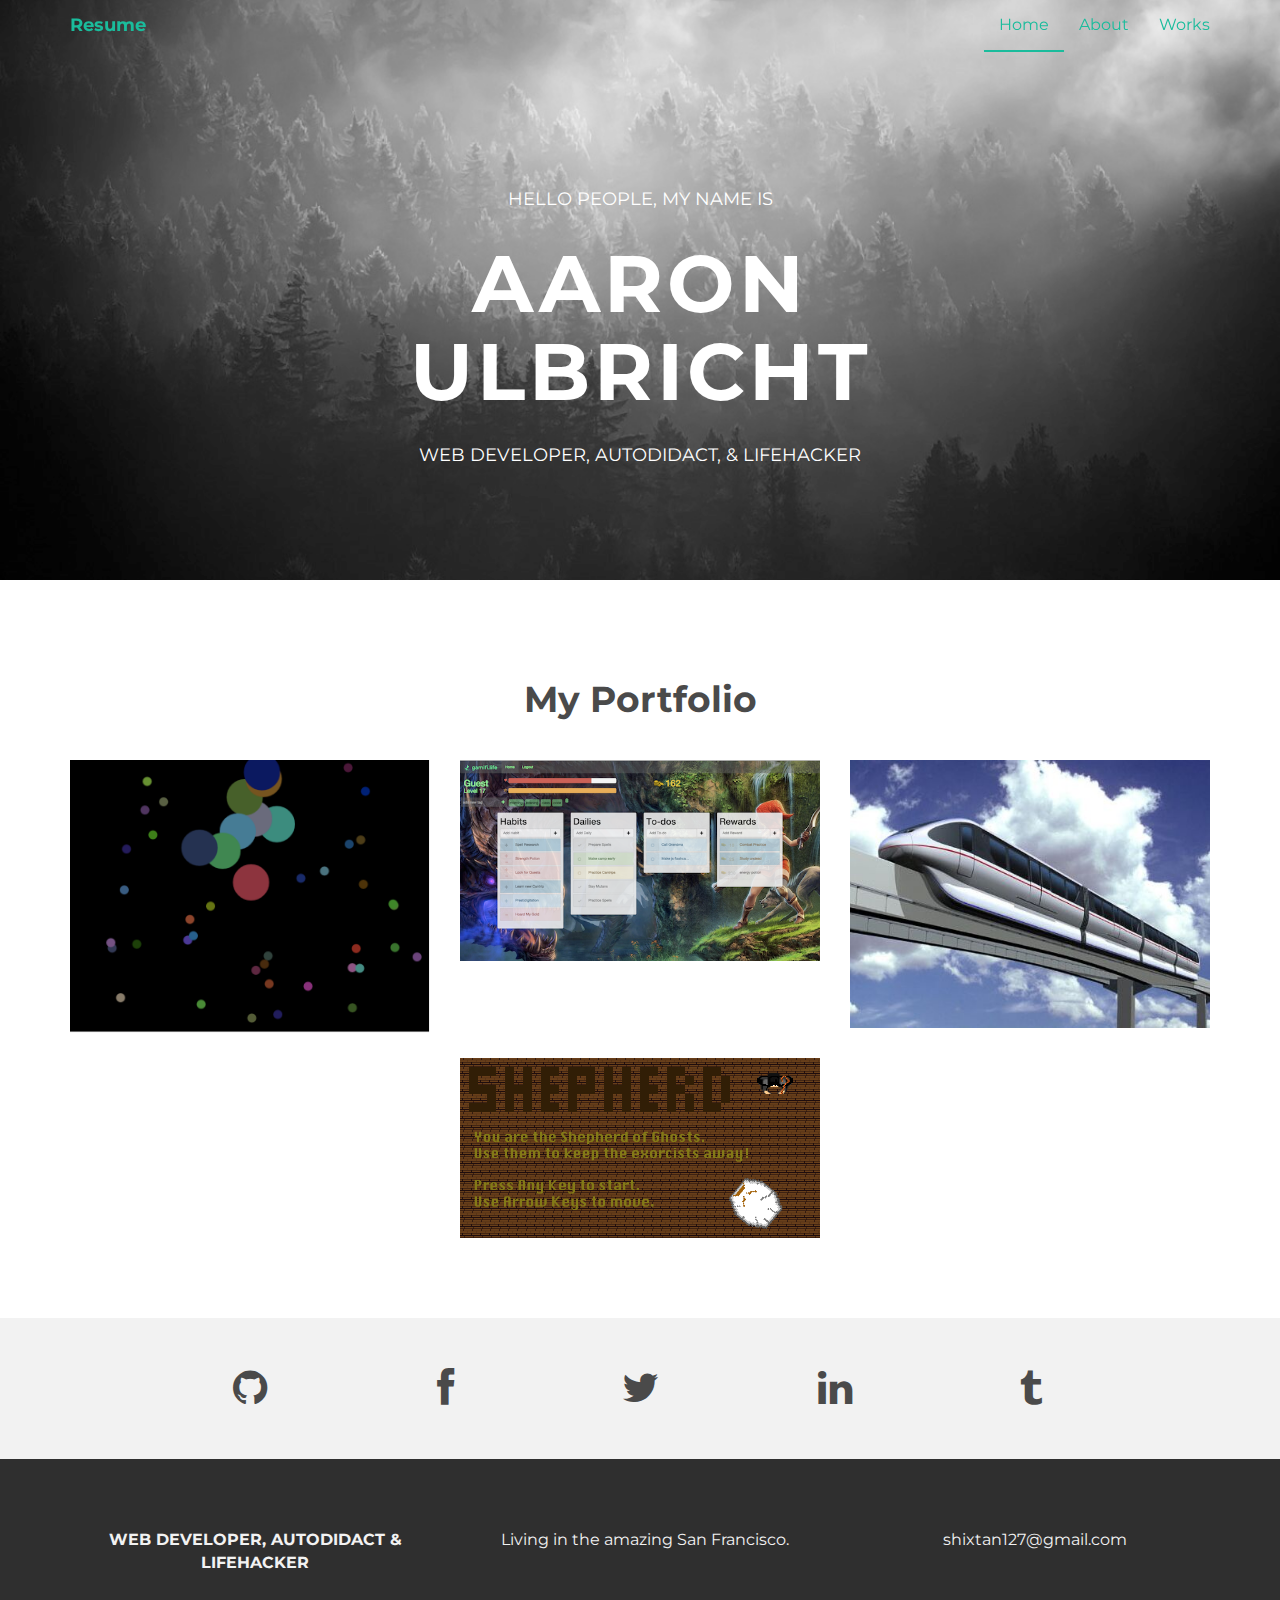
<file: index.html>
<!DOCTYPE html>
<html lang="en">
  <head>
    <meta charset="utf-8">
    <meta http-equiv="X-UA-Compatible" content="IE=edge">
    <meta name="viewport" content="width=device-width, initial-scale=1">
    <meta name="description" content="Aaron Ulbricht">
    <meta name="author" content="Aaron Ulbricht">
    <link rel="shortcut icon" href="assets/ico/favicon.ico">

    <title>Aaron Ulbricht</title>

    <!-- Bootstrap core CSS -->
    <link href="assets/css/bootstrap.css" rel="stylesheet">

    <!-- Custom styles for this template -->
    <link href="assets/css/style.css" rel="stylesheet">
    <link href="assets/css/font-awesome.min.css" rel="stylesheet">

    <!-- Just for debugging purposes. Don't actually copy this line! -->
    <!--[if lt IE 9]><script src="../../assets/js/ie8-responsive-file-warning.js"></script><![endif]-->

    <!-- HTML5 shim and Respond.js IE8 support of HTML5 elements and media queries -->
    <!--[if lt IE 9]>
      <script src="https://oss.maxcdn.com/libs/html5shiv/3.7.0/html5shiv.js"></script>
      <script src="https://oss.maxcdn.com/libs/respond.js/1.4.2/respond.min.js"></script>
    <![endif]-->
  </head>

  <body>

    <!-- Static navbar -->
    <div class="navbar navbar-default navbar-fixed-top" role="navigation">
      <div class="container">
        <div class="navbar-header">
          <button type="button" class="navbar-toggle" data-toggle="collapse" data-target=".navbar-collapse">
            <span class="sr-only">Toggle navigation</span>
            <span class="icon-bar"></span>
            <span class="icon-bar"></span>
            <span class="icon-bar"></span>
          </button>
          <a class="navbar-brand" href="https://docs.google.com/document/d/1STPOfyBEN90sT4kCZBlrA50Cy0xWYOHq98svt4nceK0/edit?usp=sharing">Resume</a>
        </div>
        <div class="navbar-collapse collapse">
          <ul class="nav navbar-nav navbar-right">
            <li class="active"><a href="index.html">Home</a></li>
            <li><a href="about.html">About</a></li>
            <li><a href="#works">Works</a></li>
          </ul>
        </div><!--/.nav-collapse -->
      </div>
    </div>


	<div id="headerwrap">
	    <div class="container">
			<div class="row">
				<div class="col-lg-6 col-lg-offset-3">
					<h4>HELLO PEOPLE, MY NAME IS</h4>
					<h1>AARON ULBRICHT</h1>
					<h4>WEB DEVELOPER, AUTODIDACT, & LIFEHACKER</h4>
				</div>
			</div><! --/row -->
	    </div> <!-- /container -->
	</div><! --/headerwrap -->

	<section id="works"></section>
	<div class="container">
		<div class="row centered mt mb">
			<h1>My Portfolio</h1>

			<div class="col-lg-4 col-md-4 col-sm-4 gallery">
				<a href="boom.html"><img src="assets/img/portfolio/folio01.png" class="img-responsive"></a>
			</div>
			<div class="col-lg-4 col-md-4 col-sm-4 gallery">
				<a href="gamifi.html"><img src="assets/img/portfolio/folio02.png" class="img-responsive"></a>
			</div>
			<div class="col-lg-4 col-md-4 col-sm-4 gallery">
				<a href="rails.html"><img src="assets/img/portfolio/folio3.jpg" class="img-responsive"></a>
			</div>
      <div class="col-lg-4 col-md-4 col-sm-4 gallery">
				<a href="shepherd.html"><img src="assets/img/portfolio/folio4.png" class="img-responsive"></a>
			</div>
		</div><! --/row -->
	</div><! --/container -->

	<div id="social">
		<div class="container">
			<div class="row centered">
        <div class="col-lg-1">

        </div>
				<div class="col-lg-2">
					<a href="https://github.com/ShIxtan"><i class="fa fa-github"></i></a>
				</div>
				<div class="col-lg-2">
					<a href="https://www.facebook.com/aaron.ulbricht.5"><i class="fa fa-facebook"></i></a>
				</div>
				<div class="col-lg-2">
					<a href="https://twitter.com/AaronUlbricht"><i class="fa fa-twitter"></i></a>
				</div>
				<div class="col-lg-2">
					<a href="https://www.linkedin.com/in/aaronestel"><i class="fa fa-linkedin"></i></a>
				</div>
				<div class="col-lg-2">
					<a href="https://www.tumblr.com/blog/aaronataa"><i class="fa fa-tumblr"></i></a>
				</div>

			</div><! --/row -->
		</div><! --/container -->
	</div><! --/social -->

	<div id="footerwrap">
		<div class="container">
			<div class="row centered">
				<div class="col-lg-4">
					<p><b>WEB DEVELOPER, AUTODIDACT & LIFEHACKER</b></p>
				</div>

				<div class="col-lg-4">
					<p>Living in the amazing San Francisco.</p>
				</div>
				<div class="col-lg-4">
					<p>shixtan127@gmail.com</p>
				</div>
			</div>
		</div>
	</div><! --/footerwrap -->



    <!-- Bootstrap core JavaScript
    ================================================== -->
    <!-- Placed at the end of the document so the pages load faster -->
    <script src="https://ajax.googleapis.com/ajax/libs/jquery/1.11.0/jquery.min.js"></script>
    <script src="assets/js/bootstrap.min.js"></script>
  </body>
</html>
</file>
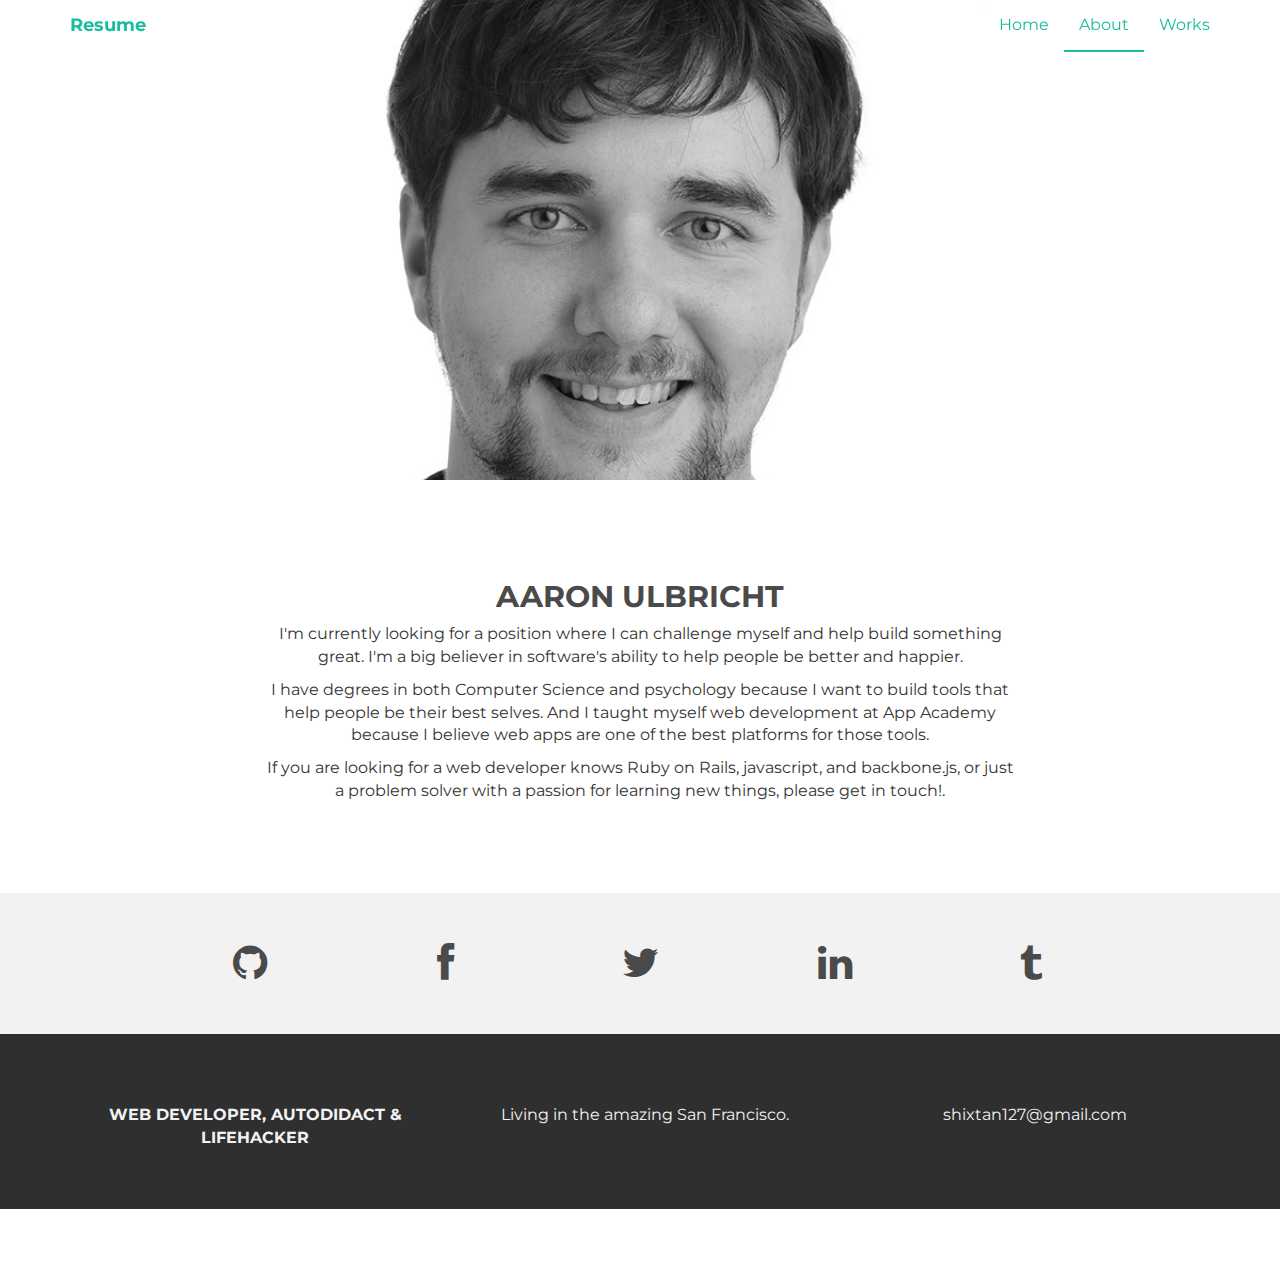
<file: about.html>
<!DOCTYPE html>
<html lang="en">
  <head>
    <meta charset="utf-8">
    <meta http-equiv="X-UA-Compatible" content="IE=edge">
    <meta name="viewport" content="width=device-width, initial-scale=1">
    <meta name="description" content="Aaron Ulbricht">
    <meta name="author" content="Aaron Ulbricht">
    <link rel="shortcut icon" href="assets/ico/favicon.ico">

    <title>Aaron Ulbricht - About</title>

    <!-- Bootstrap core CSS -->
    <link href="assets/css/bootstrap.css" rel="stylesheet">

    <!-- Custom styles for this template -->
    <link href="assets/css/style.css" rel="stylesheet">
    <link href="assets/css/font-awesome.min.css" rel="stylesheet">

    <!-- Just for debugging purposes. Don't actually copy this line! -->
    <!--[if lt IE 9]><script src="../../assets/js/ie8-responsive-file-warning.js"></script><![endif]-->

    <!-- HTML5 shim and Respond.js IE8 support of HTML5 elements and media queries -->
    <!--[if lt IE 9]>
      <script src="https://oss.maxcdn.com/libs/html5shiv/3.7.0/html5shiv.js"></script>
      <script src="https://oss.maxcdn.com/libs/respond.js/1.4.2/respond.min.js"></script>
    <![endif]-->
  </head>

  <body>

    <!-- Static navbar -->
    <div class="navbar navbar-default navbar-fixed-top" role="navigation">
      <div class="container">
        <div class="navbar-header">
          <button type="button" class="navbar-toggle" data-toggle="collapse" data-target=".navbar-collapse">
            <span class="sr-only">Toggle navigation</span>
            <span class="icon-bar"></span>
            <span class="icon-bar"></span>
            <span class="icon-bar"></span>
          </button>
          <a class="navbar-brand" href="https://docs.google.com/document/d/1STPOfyBEN90sT4kCZBlrA50Cy0xWYOHq98svt4nceK0/edit?usp=sharing">Resume</a>
        </div>
        <div class="navbar-collapse collapse">
          <ul class="nav navbar-nav navbar-right">
            <li><a href="index.html">Home</a></li>
            <li class="active"><a href="about.html">About</a></li>
            <li><a href="index.html#works">Works</a></li>
          </ul>
        </div><!--/.nav-collapse -->
      </div>
    </div>


	<div id="aboutwrap">
	    <div class="container">
			<div class="row">
				<div class="col-lg-6 col-lg-offset-3">
				</div>
			</div><! --/row -->
	    </div> <!-- /container -->
	</div><! --/aboutwrap -->

	<div class="container">
		<div class="row centered mt mb">
			<div class="col-lg-8 col-lg-offset-2">
				<h2>AARON ULBRICHT</h2>
				<p>I'm currently looking for a position where I can challenge myself and help build something great. I'm a big believer in software's ability to help people be better and happier. </p>
				<p>I have degrees in both Computer Science and psychology because I want to build tools that help people be their best selves. And I taught myself web development at App Academy because I believe web apps are one of the best platforms for those tools.</p>
				<p>If you are looking for a web developer knows Ruby on Rails, javascript, and backbone.js, or just a problem solver with a passion for learning new things, please get in touch!.</p>
			</div>

		</div><! --/row -->
	</div><! --/container -->

  <div id="social">
    <div class="container">
      <div class="row centered">
        <div class="col-lg-1">

        </div>
        <div class="col-lg-2">
          <a href="https://github.com/ShIxtan"><i class="fa fa-github"></i></a>
        </div>
        <div class="col-lg-2">
          <a href="https://www.facebook.com/aaron.ulbricht.5"><i class="fa fa-facebook"></i></a>
        </div>
        <div class="col-lg-2">
          <a href="https://twitter.com/AaronUlbricht"><i class="fa fa-twitter"></i></a>
        </div>
        <div class="col-lg-2">
          <a href="https://www.linkedin.com/in/aaronestel"><i class="fa fa-linkedin"></i></a>
        </div>
        <div class="col-lg-2">
          <a href="https://www.tumblr.com/blog/aaronataa"><i class="fa fa-tumblr"></i></a>
        </div>

      </div><! --/row -->
    </div><! --/container -->
  </div><! --/social -->

  <div id="footerwrap">
    <div class="container">
      <div class="row centered">
        <div class="col-lg-4">
          <p><b>WEB DEVELOPER, AUTODIDACT & LIFEHACKER</b></p>
        </div>

        <div class="col-lg-4">
          <p>Living in the amazing San Francisco.</p>
        </div>
        <div class="col-lg-4">
          <p>shixtan127@gmail.com</p>
        </div>
      </div>
    </div>
  </div><! --/footerwrap -->



    <!-- Bootstrap core JavaScript
    ================================================== -->
    <!-- Placed at the end of the document so the pages load faster -->
    <script src="https://ajax.googleapis.com/ajax/libs/jquery/1.11.0/jquery.min.js"></script>
    <script src="assets/js/bootstrap.min.js"></script>
  </body>
</html>
</file>
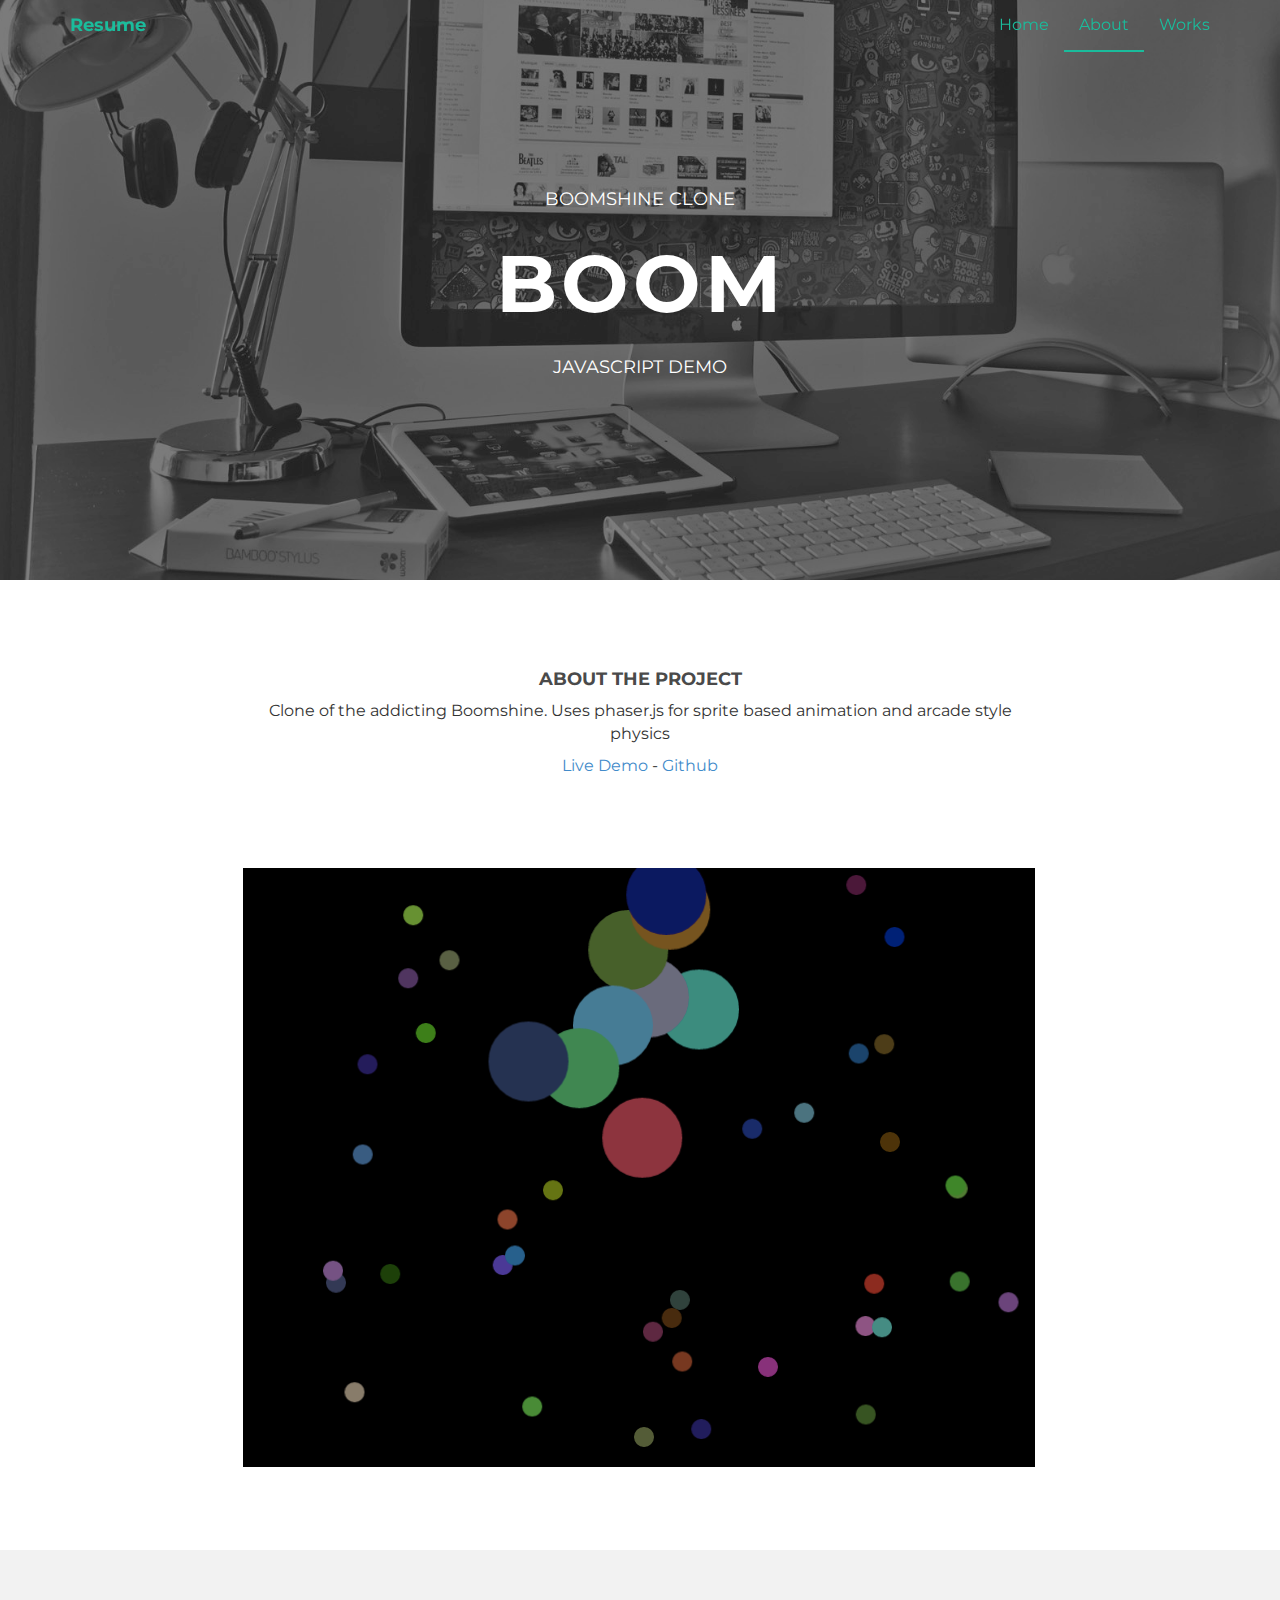
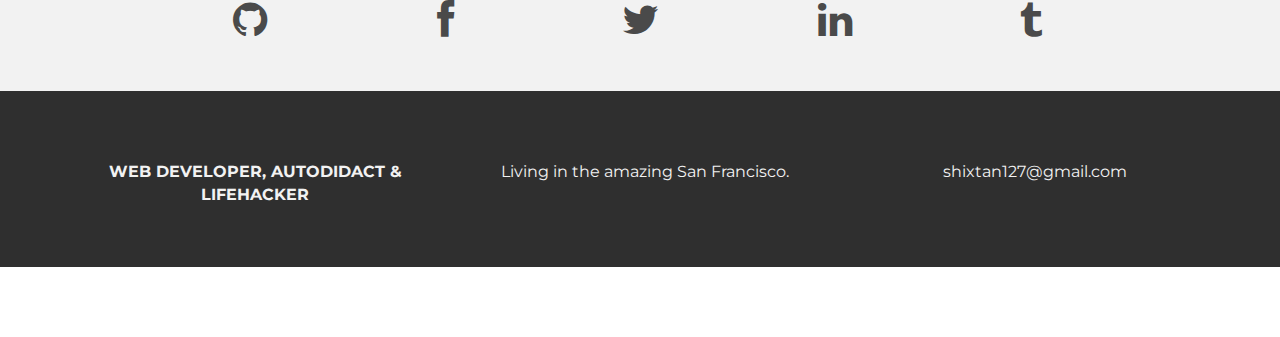
<file: boom.html>
<!DOCTYPE html>
<html lang="en">
  <head>
    <meta charset="utf-8">
    <meta http-equiv="X-UA-Compatible" content="IE=edge">
    <meta name="viewport" content="width=device-width, initial-scale=1">
    <meta name="description" content="Aaron Ulbricht">
    <meta name="author" content="Aaron Ulbricht">
    <link rel="shortcut icon" href="assets/ico/favicon.ico">

    <title>Aaron Ulbricht - Boom</title>

    <!-- Bootstrap core CSS -->
    <link href="assets/css/bootstrap.css" rel="stylesheet">

    <!-- Custom styles for this template -->
    <link href="assets/css/style.css" rel="stylesheet">
    <link href="assets/css/font-awesome.min.css" rel="stylesheet">

    <!-- Just for debugging purposes. Don't actually copy this line! -->
    <!--[if lt IE 9]><script src="../../assets/js/ie8-responsive-file-warning.js"></script><![endif]-->

    <!-- HTML5 shim and Respond.js IE8 support of HTML5 elements and media queries -->
    <!--[if lt IE 9]>
      <script src="https://oss.maxcdn.com/libs/html5shiv/3.7.0/html5shiv.js"></script>
      <script src="https://oss.maxcdn.com/libs/respond.js/1.4.2/respond.min.js"></script>
    <![endif]-->
  </head>

  <body>

    <!-- Static navbar -->
    <div class="navbar navbar-default navbar-fixed-top" role="navigation">
      <div class="container">
        <div class="navbar-header">
          <button type="button" class="navbar-toggle" data-toggle="collapse" data-target=".navbar-collapse">
            <span class="sr-only">Toggle navigation</span>
            <span class="icon-bar"></span>
            <span class="icon-bar"></span>
            <span class="icon-bar"></span>
          </button>
          <a class="navbar-brand" href="https://docs.google.com/document/d/1STPOfyBEN90sT4kCZBlrA50Cy0xWYOHq98svt4nceK0/edit?usp=sharing">Resume</a>
        </div>
        <div class="navbar-collapse collapse">
          <ul class="nav navbar-nav navbar-right">
            <li><a href="index.html">Home</a></li>
            <li class="active"><a href="about.html">About</a></li>
            <li><a href="index.html#works">Works</a></li>
          </ul>
        </div><!--/.nav-collapse -->
      </div>
    </div>


	<div id="workwrap">
	    <div class="container">
			<div class="row">
				<div class="col-lg-6 col-lg-offset-3">
					<h4>BOOMSHINE CLONE</h4>
					<h1>BOOM</h1>
					<h4>JAVASCRIPT DEMO</h4>
				</div>
			</div><! --/row -->
	    </div> <!-- /container -->
	</div><! --/workwrap -->

	<section id="works"></section>
	<div class="container">
		<div class="row centered mt mb">
			<div class="col-lg-8 col-lg-offset-2">
				<h4>ABOUT THE PROJECT</h4>
				<p>Clone of the addicting Boomshine. Uses phaser.js for sprite based animation and arcade style physics</p>
        <p><a href="http://shixtan.github.io/Boom/">Live Demo</a> - <a href="https://github.com/ShIxtan/Boom">Github</a></p>
			</div>
			<div class="col-lg-10 col-lg-offset-1 mt">
				<img class="img-responsive" src="assets/img/boom.png">
			</div>

		</div><! --/row -->
	</div><! --/container -->

  <div id="social">
    <div class="container">
      <div class="row centered">
        <div class="col-lg-1">

        </div>
        <div class="col-lg-2">
          <a href="https://github.com/ShIxtan"><i class="fa fa-github"></i></a>
        </div>
        <div class="col-lg-2">
          <a href="https://www.facebook.com/aaron.ulbricht.5"><i class="fa fa-facebook"></i></a>
        </div>
        <div class="col-lg-2">
          <a href="https://twitter.com/AaronUlbricht"><i class="fa fa-twitter"></i></a>
        </div>
        <div class="col-lg-2">
          <a href="https://www.linkedin.com/in/aaronestel"><i class="fa fa-linkedin"></i></a>
        </div>
        <div class="col-lg-2">
          <a href="https://www.tumblr.com/blog/aaronataa"><i class="fa fa-tumblr"></i></a>
        </div>

      </div><! --/row -->
    </div><! --/container -->
  </div><! --/social -->

  <div id="footerwrap">
    <div class="container">
      <div class="row centered">
        <div class="col-lg-4">
          <p><b>WEB DEVELOPER, AUTODIDACT & LIFEHACKER</b></p>
        </div>

        <div class="col-lg-4">
          <p>Living in the amazing San Francisco.</p>
        </div>
        <div class="col-lg-4">
          <p>shixtan127@gmail.com</p>
        </div>
      </div>
    </div>
  </div><! --/footerwrap -->



    <!-- Bootstrap core JavaScript
    ================================================== -->
    <!-- Placed at the end of the document so the pages load faster -->
    <script src="https://ajax.googleapis.com/ajax/libs/jquery/1.11.0/jquery.min.js"></script>
    <script src="assets/js/bootstrap.min.js"></script>
  </body>
  </html>
</file>
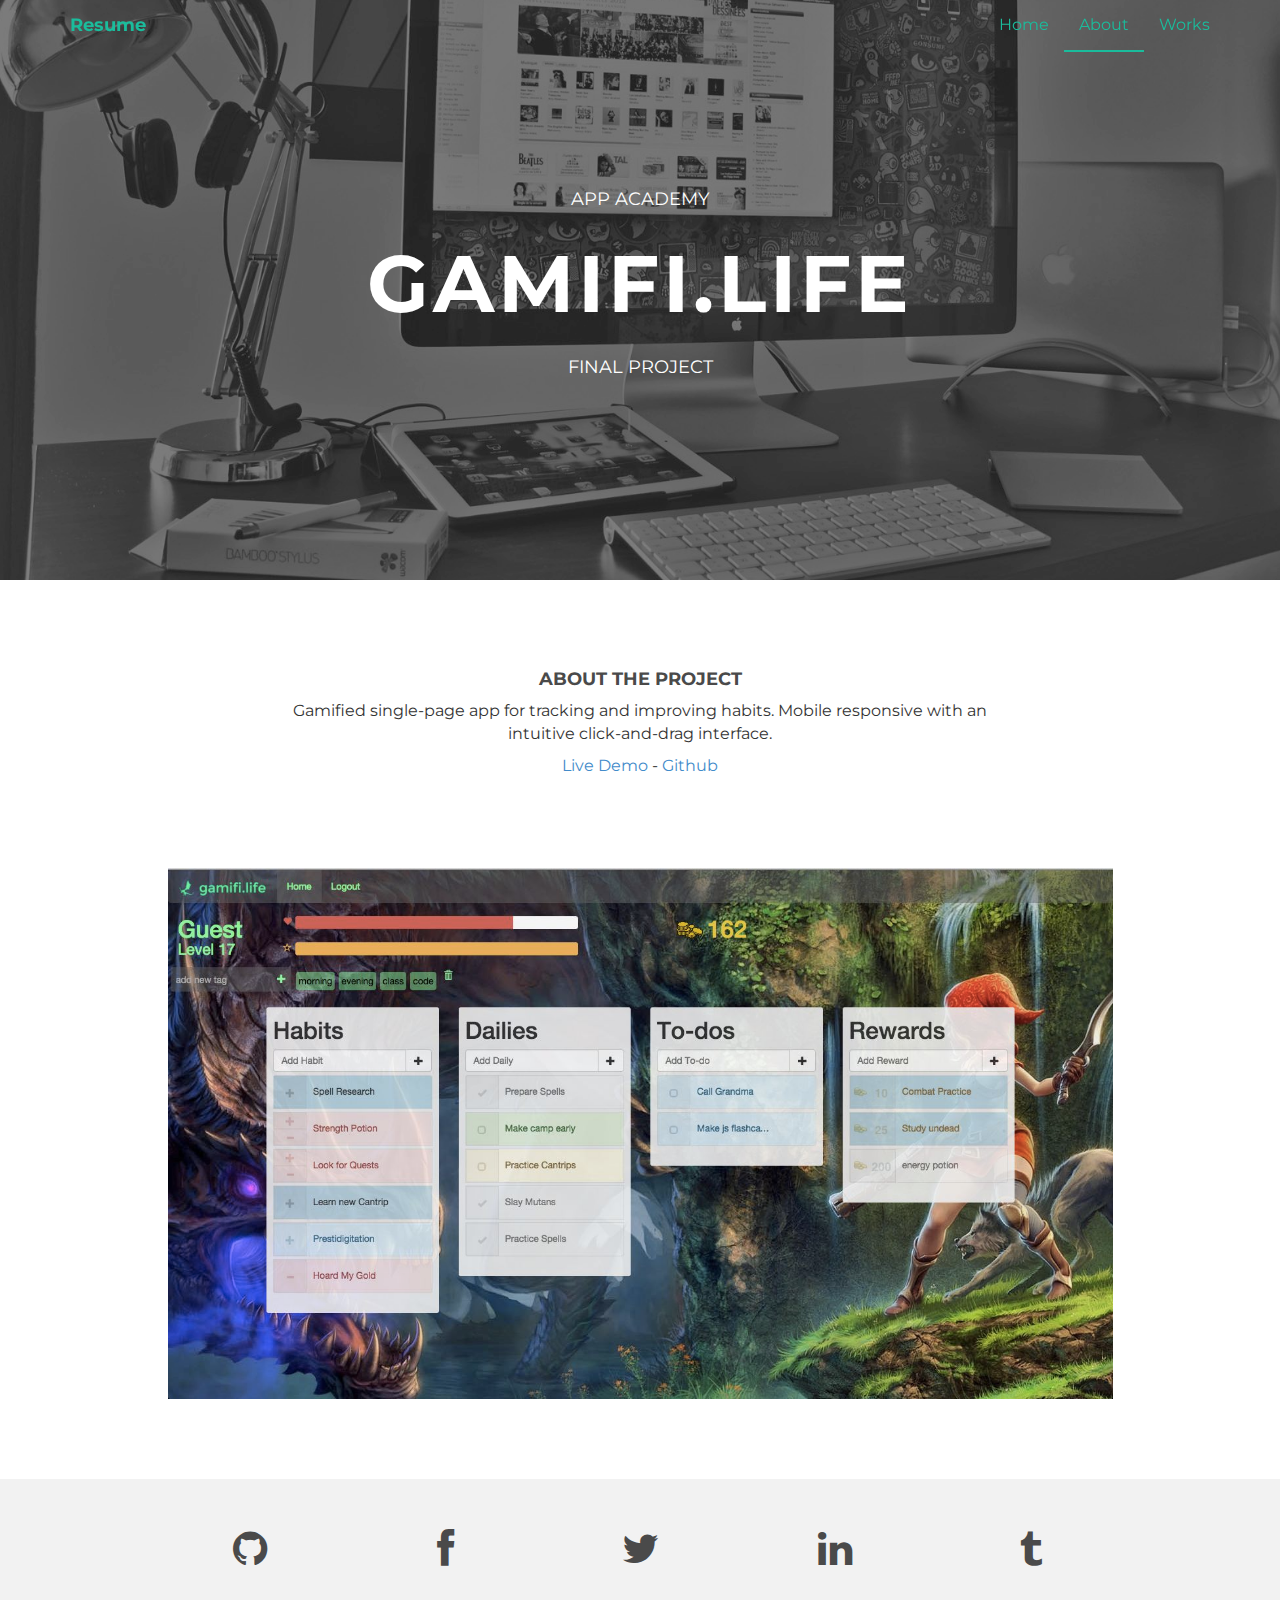
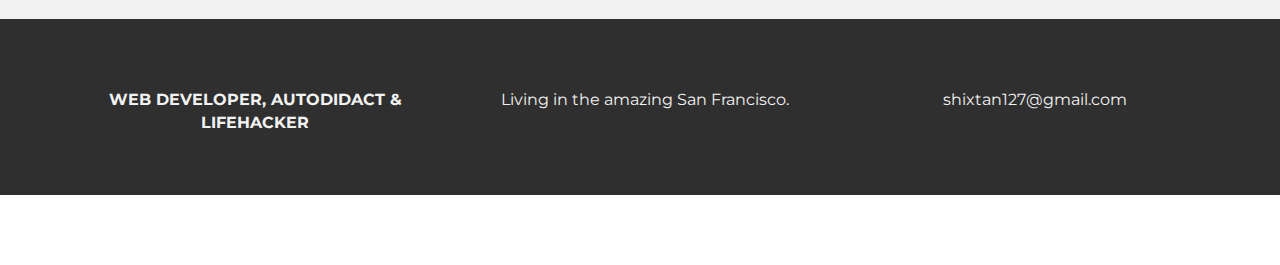
<file: gamifi.html>
<!DOCTYPE html>
<html lang="en">
  <head>
    <meta charset="utf-8">
    <meta http-equiv="X-UA-Compatible" content="IE=edge">
    <meta name="viewport" content="width=device-width, initial-scale=1">
    <meta name="description" content="Aaron Ulbricht">
    <meta name="author" content="Aaron Ulbricht">
    <link rel="shortcut icon" href="assets/ico/favicon.ico">

    <title>Aaron Ulbricht - Gamifi</title>

    <!-- Bootstrap core CSS -->
    <link href="assets/css/bootstrap.css" rel="stylesheet">

    <!-- Custom styles for this template -->
    <link href="assets/css/style.css" rel="stylesheet">
    <link href="assets/css/font-awesome.min.css" rel="stylesheet">

    <!-- Just for debugging purposes. Don't actually copy this line! -->
    <!--[if lt IE 9]><script src="../../assets/js/ie8-responsive-file-warning.js"></script><![endif]-->

    <!-- HTML5 shim and Respond.js IE8 support of HTML5 elements and media queries -->
    <!--[if lt IE 9]>
      <script src="https://oss.maxcdn.com/libs/html5shiv/3.7.0/html5shiv.js"></script>
      <script src="https://oss.maxcdn.com/libs/respond.js/1.4.2/respond.min.js"></script>
    <![endif]-->
  </head>

  <body>

    <!-- Static navbar -->
    <div class="navbar navbar-default navbar-fixed-top" role="navigation">
      <div class="container">
        <div class="navbar-header">
          <button type="button" class="navbar-toggle" data-toggle="collapse" data-target=".navbar-collapse">
            <span class="sr-only">Toggle navigation</span>
            <span class="icon-bar"></span>
            <span class="icon-bar"></span>
            <span class="icon-bar"></span>
          </button>
          <a class="navbar-brand" href="https://docs.google.com/document/d/1STPOfyBEN90sT4kCZBlrA50Cy0xWYOHq98svt4nceK0/edit?usp=sharing">Resume</a>
        </div>
        <div class="navbar-collapse collapse">
          <ul class="nav navbar-nav navbar-right">
            <li><a href="index.html">Home</a></li>
            <li class="active"><a href="about.html">About</a></li>
            <li><a href="index.html#works">Works</a></li>
          </ul>
        </div><!--/.nav-collapse -->
      </div>
    </div>


	<div id="workwrap">
	    <div class="container">
			<div class="row">
				<div class="col-lg-6 col-lg-offset-3">
					<h4>APP ACADEMY</h4>
					<h1>GAMIFI.LIFE</h1>
					<h4>FINAL PROJECT</h4>
				</div>
			</div><! --/row -->
	    </div> <!-- /container -->
	</div><! --/workwrap -->

	<section id="works"></section>
	<div class="container">
		<div class="row centered mt mb">
			<div class="col-lg-8 col-lg-offset-2">
				<h4>ABOUT THE PROJECT</h4>
				<p>Gamified single-page app for tracking and improving habits. Mobile responsive with an intuitive click-and-drag interface.</p>
        <p><a href="http://www.gamifi.life/">Live Demo</a> - <a href="https://github.com/ShIxtan/Gamify">Github</a></p>
			</div>
			<div class="col-lg-10 col-lg-offset-1 mt">
				<img class="img-responsive" src="assets/img/pr01.jpg">
			</div>

		</div><! --/row -->
	</div><! --/container -->

  <div id="social">
    <div class="container">
      <div class="row centered">
        <div class="col-lg-1">

        </div>
        <div class="col-lg-2">
          <a href="https://github.com/ShIxtan"><i class="fa fa-github"></i></a>
        </div>
        <div class="col-lg-2">
          <a href="https://www.facebook.com/aaron.ulbricht.5"><i class="fa fa-facebook"></i></a>
        </div>
        <div class="col-lg-2">
          <a href="https://twitter.com/AaronUlbricht"><i class="fa fa-twitter"></i></a>
        </div>
        <div class="col-lg-2">
          <a href="https://www.linkedin.com/in/aaronestel"><i class="fa fa-linkedin"></i></a>
        </div>
        <div class="col-lg-2">
          <a href="https://www.tumblr.com/blog/aaronataa"><i class="fa fa-tumblr"></i></a>
        </div>

      </div><! --/row -->
    </div><! --/container -->
  </div><! --/social -->

  <div id="footerwrap">
    <div class="container">
      <div class="row centered">
        <div class="col-lg-4">
          <p><b>WEB DEVELOPER, AUTODIDACT & LIFEHACKER</b></p>
        </div>

        <div class="col-lg-4">
          <p>Living in the amazing San Francisco.</p>
        </div>
        <div class="col-lg-4">
          <p>shixtan127@gmail.com</p>
        </div>
      </div>
    </div>
  </div><! --/footerwrap -->



    <!-- Bootstrap core JavaScript
    ================================================== -->
    <!-- Placed at the end of the document so the pages load faster -->
    <script src="https://ajax.googleapis.com/ajax/libs/jquery/1.11.0/jquery.min.js"></script>
    <script src="assets/js/bootstrap.min.js"></script>
  </body>
  </html>
</file>
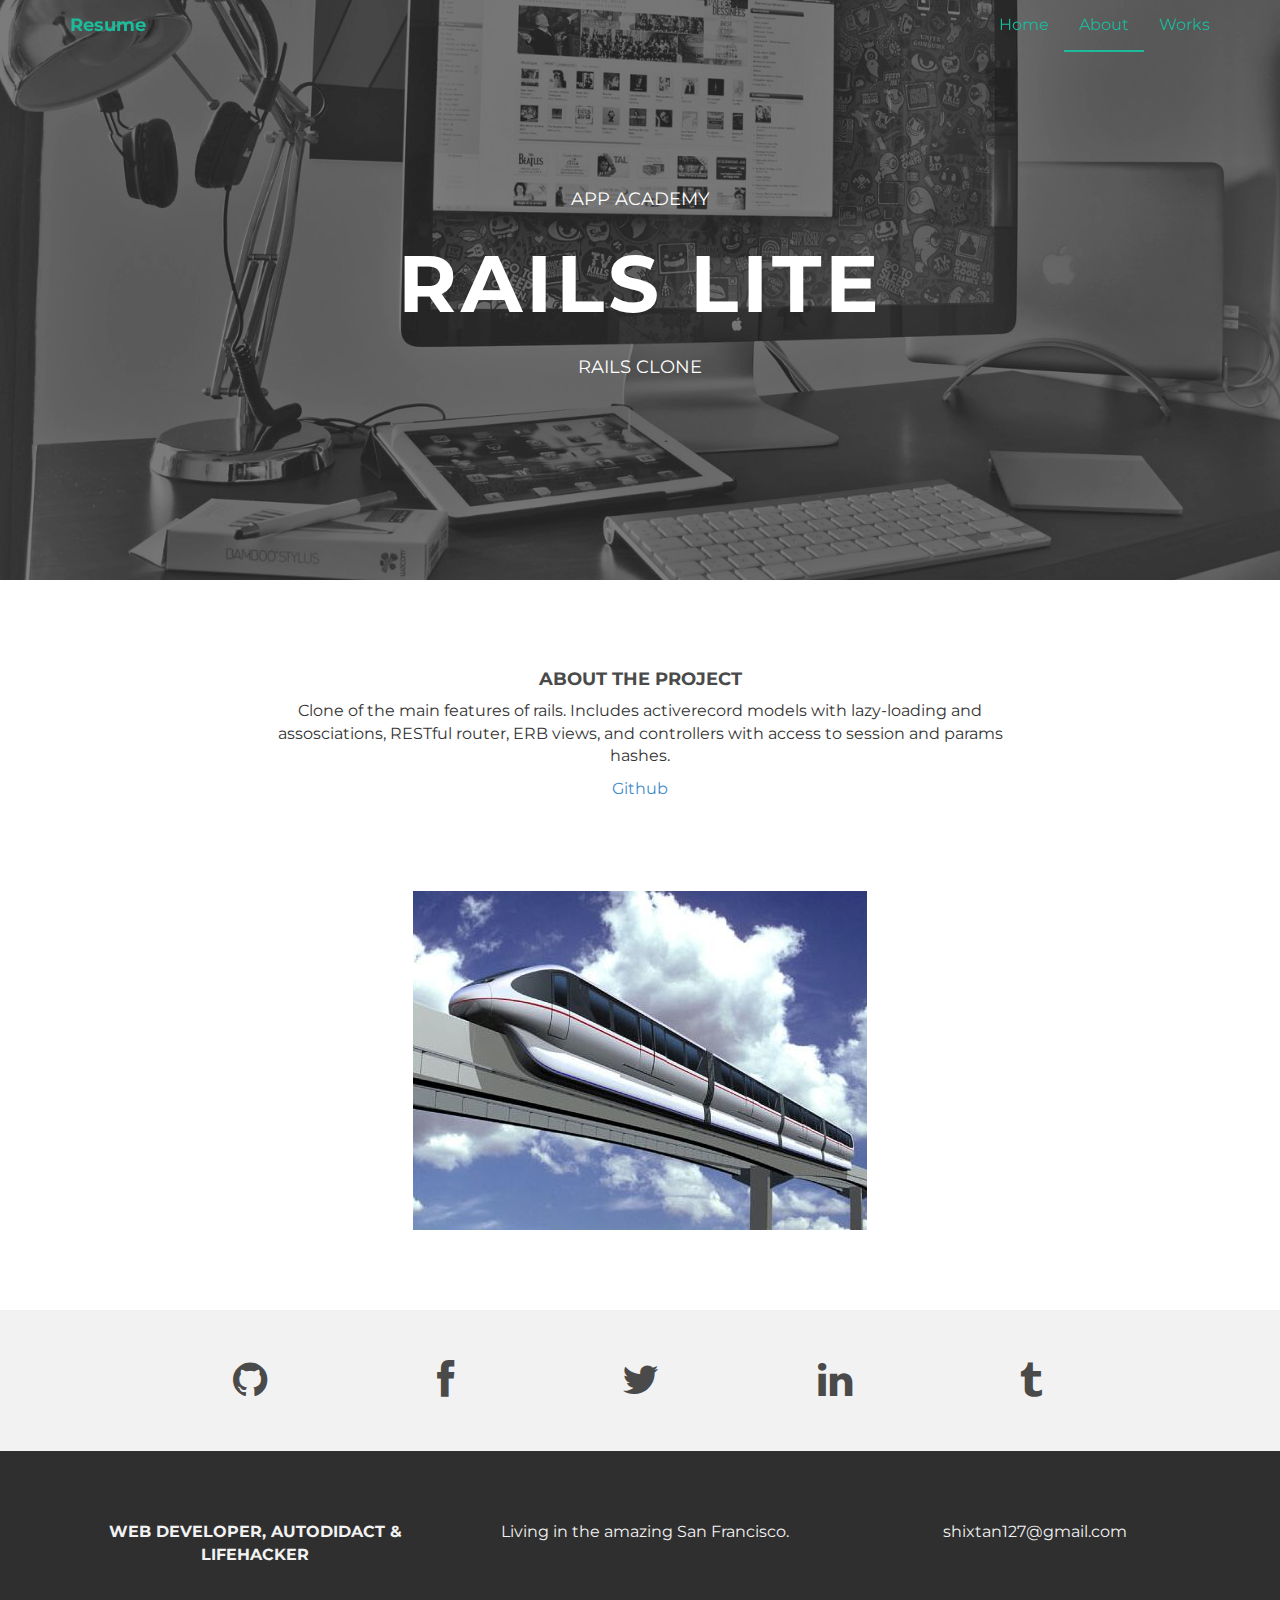
<file: rails.html>
<!DOCTYPE html>
<html lang="en">
  <head>
    <meta charset="utf-8">
    <meta http-equiv="X-UA-Compatible" content="IE=edge">
    <meta name="viewport" content="width=device-width, initial-scale=1">
    <meta name="description" content="Aaron Ulbricht">
    <meta name="author" content="Aaron Ulbricht">
    <link rel="shortcut icon" href="assets/ico/favicon.ico">

    <title>Aaron Ulbricht - Rails Lite</title>

    <!-- Bootstrap core CSS -->
    <link href="assets/css/bootstrap.css" rel="stylesheet">

    <!-- Custom styles for this template -->
    <link href="assets/css/style.css" rel="stylesheet">
    <link href="assets/css/font-awesome.min.css" rel="stylesheet">

    <!-- Just for debugging purposes. Don't actually copy this line! -->
    <!--[if lt IE 9]><script src="../../assets/js/ie8-responsive-file-warning.js"></script><![endif]-->

    <!-- HTML5 shim and Respond.js IE8 support of HTML5 elements and media queries -->
    <!--[if lt IE 9]>
      <script src="https://oss.maxcdn.com/libs/html5shiv/3.7.0/html5shiv.js"></script>
      <script src="https://oss.maxcdn.com/libs/respond.js/1.4.2/respond.min.js"></script>
    <![endif]-->
  </head>

  <body>

    <!-- Static navbar -->
    <div class="navbar navbar-default navbar-fixed-top" role="navigation">
      <div class="container">
        <div class="navbar-header">
          <button type="button" class="navbar-toggle" data-toggle="collapse" data-target=".navbar-collapse">
            <span class="sr-only">Toggle navigation</span>
            <span class="icon-bar"></span>
            <span class="icon-bar"></span>
            <span class="icon-bar"></span>
          </button>
          <a class="navbar-brand" href="https://docs.google.com/document/d/1STPOfyBEN90sT4kCZBlrA50Cy0xWYOHq98svt4nceK0/edit?usp=sharing">Resume</a>
        </div>
        <div class="navbar-collapse collapse">
          <ul class="nav navbar-nav navbar-right">
            <li><a href="index.html">Home</a></li>
            <li class="active"><a href="about.html">About</a></li>
            <li><a href="index.html#works">Works</a></li>
          </ul>
        </div><!--/.nav-collapse -->
      </div>
    </div>


	<div id="workwrap">
	    <div class="container">
			<div class="row">
				<div class="col-lg-6 col-lg-offset-3">
					<h4>APP ACADEMY</h4>
					<h1>RAILS LITE</h1>
					<h4>RAILS CLONE</h4>
				</div>
			</div><! --/row -->
	    </div> <!-- /container -->
	</div><! --/workwrap -->

	<section id="works"></section>
	<div class="container">
		<div class="row centered mt mb">
			<div class="col-lg-8 col-lg-offset-2">
				<h4>ABOUT THE PROJECT</h4>
				<p>Clone of the main features of rails. Includes activerecord models with lazy-loading and assosciations, RESTful router, ERB views, and controllers with access to session and params hashes.</p>
        <p><a href="https://github.com/ShIxtan/Rails_lite">Github</a></p>
			</div>
			<div class="col-lg-10 col-lg-offset-1 mt">
				<img class="img-responsive" src="assets/img/rails.jpg">
			</div>

		</div><! --/row -->
	</div><! --/container -->

  <div id="social">
    <div class="container">
      <div class="row centered">
        <div class="col-lg-1">

        </div>
        <div class="col-lg-2">
          <a href="https://github.com/ShIxtan"><i class="fa fa-github"></i></a>
        </div>
        <div class="col-lg-2">
          <a href="https://www.facebook.com/aaron.ulbricht.5"><i class="fa fa-facebook"></i></a>
        </div>
        <div class="col-lg-2">
          <a href="https://twitter.com/AaronUlbricht"><i class="fa fa-twitter"></i></a>
        </div>
        <div class="col-lg-2">
          <a href="https://www.linkedin.com/in/aaronestel"><i class="fa fa-linkedin"></i></a>
        </div>
        <div class="col-lg-2">
          <a href="https://www.tumblr.com/blog/aaronataa"><i class="fa fa-tumblr"></i></a>
        </div>

      </div><! --/row -->
    </div><! --/container -->
  </div><! --/social -->

  <div id="footerwrap">
    <div class="container">
      <div class="row centered">
        <div class="col-lg-4">
          <p><b>WEB DEVELOPER, AUTODIDACT & LIFEHACKER</b></p>
        </div>

        <div class="col-lg-4">
          <p>Living in the amazing San Francisco.</p>
        </div>
        <div class="col-lg-4">
          <p>shixtan127@gmail.com</p>
        </div>
      </div>
    </div>
  </div><! --/footerwrap -->



    <!-- Bootstrap core JavaScript
    ================================================== -->
    <!-- Placed at the end of the document so the pages load faster -->
    <script src="https://ajax.googleapis.com/ajax/libs/jquery/1.11.0/jquery.min.js"></script>
    <script src="assets/js/bootstrap.min.js"></script>
  </body>
  </html>
</file>
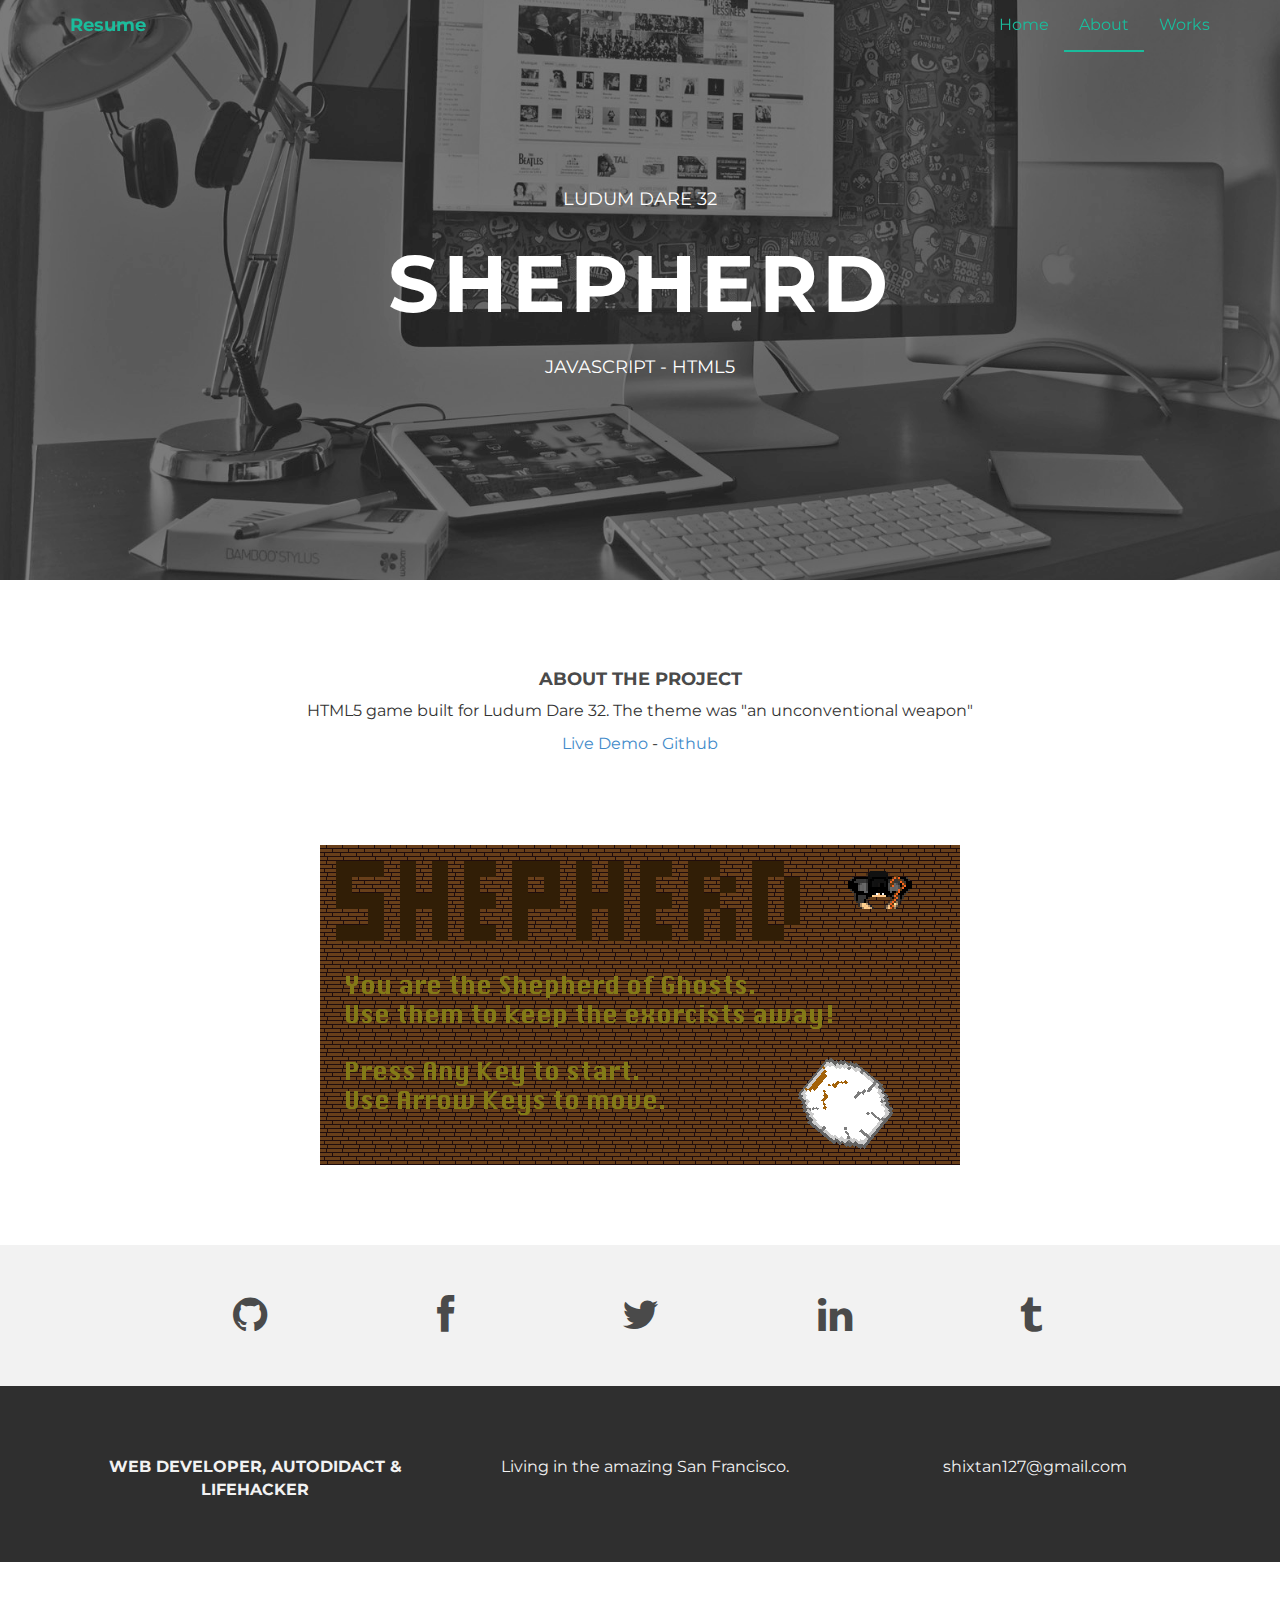
<file: shepherd.html>
<!DOCTYPE html>
<html lang="en">
  <head>
    <meta charset="utf-8">
    <meta http-equiv="X-UA-Compatible" content="IE=edge">
    <meta name="viewport" content="width=device-width, initial-scale=1">
    <meta name="description" content="Aaron Ulbricht">
    <meta name="author" content="Aaron Ulbricht">
    <link rel="shortcut icon" href="assets/ico/favicon.ico">

    <title>Aaron Ulbricht - Shepherd</title>

    <!-- Bootstrap core CSS -->
    <link href="assets/css/bootstrap.css" rel="stylesheet">

    <!-- Custom styles for this template -->
    <link href="assets/css/style.css" rel="stylesheet">
    <link href="assets/css/font-awesome.min.css" rel="stylesheet">

    <!-- Just for debugging purposes. Don't actually copy this line! -->
    <!--[if lt IE 9]><script src="../../assets/js/ie8-responsive-file-warning.js"></script><![endif]-->

    <!-- HTML5 shim and Respond.js IE8 support of HTML5 elements and media queries -->
    <!--[if lt IE 9]>
      <script src="https://oss.maxcdn.com/libs/html5shiv/3.7.0/html5shiv.js"></script>
      <script src="https://oss.maxcdn.com/libs/respond.js/1.4.2/respond.min.js"></script>
    <![endif]-->
  </head>

  <body>

    <!-- Static navbar -->
    <div class="navbar navbar-default navbar-fixed-top" role="navigation">
      <div class="container">
        <div class="navbar-header">
          <button type="button" class="navbar-toggle" data-toggle="collapse" data-target=".navbar-collapse">
            <span class="sr-only">Toggle navigation</span>
            <span class="icon-bar"></span>
            <span class="icon-bar"></span>
            <span class="icon-bar"></span>
          </button>
          <a class="navbar-brand" href="https://docs.google.com/document/d/1STPOfyBEN90sT4kCZBlrA50Cy0xWYOHq98svt4nceK0/edit?usp=sharing">Resume</a>
        </div>
        <div class="navbar-collapse collapse">
          <ul class="nav navbar-nav navbar-right">
            <li><a href="index.html">Home</a></li>
            <li class="active"><a href="about.html">About</a></li>
            <li><a href="index.html#works">Works</a></li>
          </ul>
        </div><!--/.nav-collapse -->
      </div>
    </div>


	<div id="workwrap">
	    <div class="container">
			<div class="row">
				<div class="col-lg-6 col-lg-offset-3">
					<h4>LUDUM DARE 32</h4>
					<h1>SHEPHERD</h1>
					<h4>JAVASCRIPT - HTML5</h4>
				</div>
			</div><! --/row -->
	    </div> <!-- /container -->
	</div><! --/workwrap -->

	<section id="works"></section>
	<div class="container">
		<div class="row centered mt mb">
			<div class="col-lg-8 col-lg-offset-2">
				<h4>ABOUT THE PROJECT</h4>
				<p>HTML5 game built for Ludum Dare 32. The theme was "an unconventional weapon" </p>
        <p><a href="http://ludumdare.com/compo/ludum-dare-32/?action=preview&uid=52621">Live Demo</a> - <a href="https://github.com/ShIxtan/shepherd">Github</a></p>
			</div>
			<div class="col-lg-10 col-lg-offset-1 mt">
				<img class="img-responsive" src="assets/img/shepherd.png">
			</div>

		</div><! --/row -->
	</div><! --/container -->

  <div id="social">
    <div class="container">
      <div class="row centered">
        <div class="col-lg-1">

        </div>
        <div class="col-lg-2">
          <a href="https://github.com/ShIxtan"><i class="fa fa-github"></i></a>
        </div>
        <div class="col-lg-2">
          <a href="https://www.facebook.com/aaron.ulbricht.5"><i class="fa fa-facebook"></i></a>
        </div>
        <div class="col-lg-2">
          <a href="https://twitter.com/AaronUlbricht"><i class="fa fa-twitter"></i></a>
        </div>
        <div class="col-lg-2">
          <a href="https://www.linkedin.com/in/aaronestel"><i class="fa fa-linkedin"></i></a>
        </div>
        <div class="col-lg-2">
          <a href="https://www.tumblr.com/blog/aaronataa"><i class="fa fa-tumblr"></i></a>
        </div>

      </div><! --/row -->
    </div><! --/container -->
  </div><! --/social -->

  <div id="footerwrap">
    <div class="container">
      <div class="row centered">
        <div class="col-lg-4">
          <p><b>WEB DEVELOPER, AUTODIDACT & LIFEHACKER</b></p>
        </div>

        <div class="col-lg-4">
          <p>Living in the amazing San Francisco.</p>
        </div>
        <div class="col-lg-4">
          <p>shixtan127@gmail.com</p>
        </div>
      </div>
    </div>
  </div><! --/footerwrap -->



    <!-- Bootstrap core JavaScript
    ================================================== -->
    <!-- Placed at the end of the document so the pages load faster -->
    <script src="https://ajax.googleapis.com/ajax/libs/jquery/1.11.0/jquery.min.js"></script>
    <script src="assets/js/bootstrap.min.js"></script>
  </body>
  </html>
</file>
<file: assets/css/style.css>
/*
 * Author: Carlos Alvarez
 * URL: http://Alvarez.is
 *
 * Project Name: NYC Design
 * Version: 1.0
 * Date: 04-20-2014
 * URL:
 */


/* ==========================================================================
   Base Styles, Bootstrap Modifications & Fonts Import
   ========================================================================== */

@import url(http://fonts.googleapis.com/css?family=Montserrat:400,700);


::-moz-selection {
    background: #f2c2c9;
    color: #a4003a;
    text-shadow: none;
}

::selection {
    background: #16a085;
    color: #a4003a;
    text-shadow: none;
}

/*
 * A better looking default horizontal rule
 */

 hr {
    display: block;
    height: 1px;
    border: 0;
    border-top: 1px solid #ccc;
    margin: 1em 0;
    padding: 0;
}

.centered {
	text-align: center
}

.mt {
	margin-top: 80px;
}

.mb {
	margin-bottom: 80px;
}

/* ==========================================================================
   General styles
   ========================================================================== */


body {
    font-family: 'Montserrat', sans-serif;
    font-weight: 400;
    font-size: 16px;

    -webkit-font-smoothing: antialiased;
    -webkit-overflow-scrolling: touch;
}

h1, h2, h3, h4, h5, h6 {
	font-weight: 700;
    color: #4a4a4a;
}


.navbar-brand {
	font-weight: 700;
}

.navbar-default .navbar-brand {
	color: #1abc9c;
}

.navbar-default {
	background-color: transparent;
	border-color: transparent;
}

.navbar-default .navbar-nav > .active > a, .navbar-default .navbar-nav > .active > a:hover, .navbar-default .navbar-nav > .active > a:focus {
	color: #1abc9c;
	background-color: transparent;
	border-bottom: 2px solid #1abc9c
}

.navbar-default .navbar-nav > li > a {
	color: #1abc9c;
}

/* ==========================================================================
   Wrap Sections
   ========================================================================== */

#headerwrap {
	background: url(../img/back.jpg) no-repeat center top;
	margin-top: -70px;
	padding-top: 250px;
	text-align:center;
	background-attachment: relative;
	background-position: center center;
	min-height: 650px;
	width: 100%;

    -webkit-background-size: 100%;
    -moz-background-size: 100%;
    -o-background-size: 100%;
    background-size: 100%;

    -webkit-background-size: cover;
    -moz-background-size: cover;
    -o-background-size: cover;
    background-size: cover;
}

#headerwrap h1 {
	color:#ffffff;
	padding-top: 10px;
	padding-bottom: 20px;
	letter-spacing: 4px;
	font-size: 80px;
	font-weight: bold;
}

#headerwrap h4 {
	font-weight: 400;
	color: #ffffff
}

#social {
	padding-top: 50px;
	padding-bottom: 50px;
	background-color: #f2f2f2;
}

#social i {
	font-size: 40px;
	color: #4a4a4a
}

#social i:hover {
	color: #1abc9c
}

#footerwrap {
	padding-top: 70px;
	padding-bottom: 50px;
	background-color: #2f2f2f;
}

#footerwrap p {
	color: #f2f2f2;
	margin-left: 10px;
}

#workwrap {
	background: url(../img/work.jpg) no-repeat center top;
	margin-top: -70px;
	padding-top: 250px;
	text-align:center;
	background-attachment: relative;
	background-position: center center;
	min-height: 650px;
	width: 100%;

    -webkit-background-size: 100%;
    -moz-background-size: 100%;
    -o-background-size: 100%;
    background-size: 100%;

    -webkit-background-size: cover;
    -moz-background-size: cover;
    -o-background-size: cover;
    background-size: cover;
}

#workwrap h1 {
	color:#ffffff;
	padding-top: 10px;
	padding-bottom: 20px;
	letter-spacing: 4px;
	font-size: 80px;
	font-weight: bold;
}

#workwrap h4 {
	font-weight: 400;
	color: #ffffff
}

#aboutwrap {
	background: url(../img/about.jpg) no-repeat center top;
	margin-top: -70px;
	padding-top: 250px;
	text-align:center;
	background-attachment: relative;
	background-position: center center;
	min-height: 550px;
	width: 100%;

    -webkit-background-size: 100%;
    -moz-background-size: 100%;
    -o-background-size: 100%;
    background-size: 100%;

    -webkit-background-size: cover;
    -moz-background-size: cover;
    -o-background-size: cover;
    background-size: cover;
}




/* Gallery */
.gallery {
	margin-top: 30px;
}

.gallery img:hover {
	opacity: 0.4;
}

.img-responsive {
  margin: auto;
}
</file>
